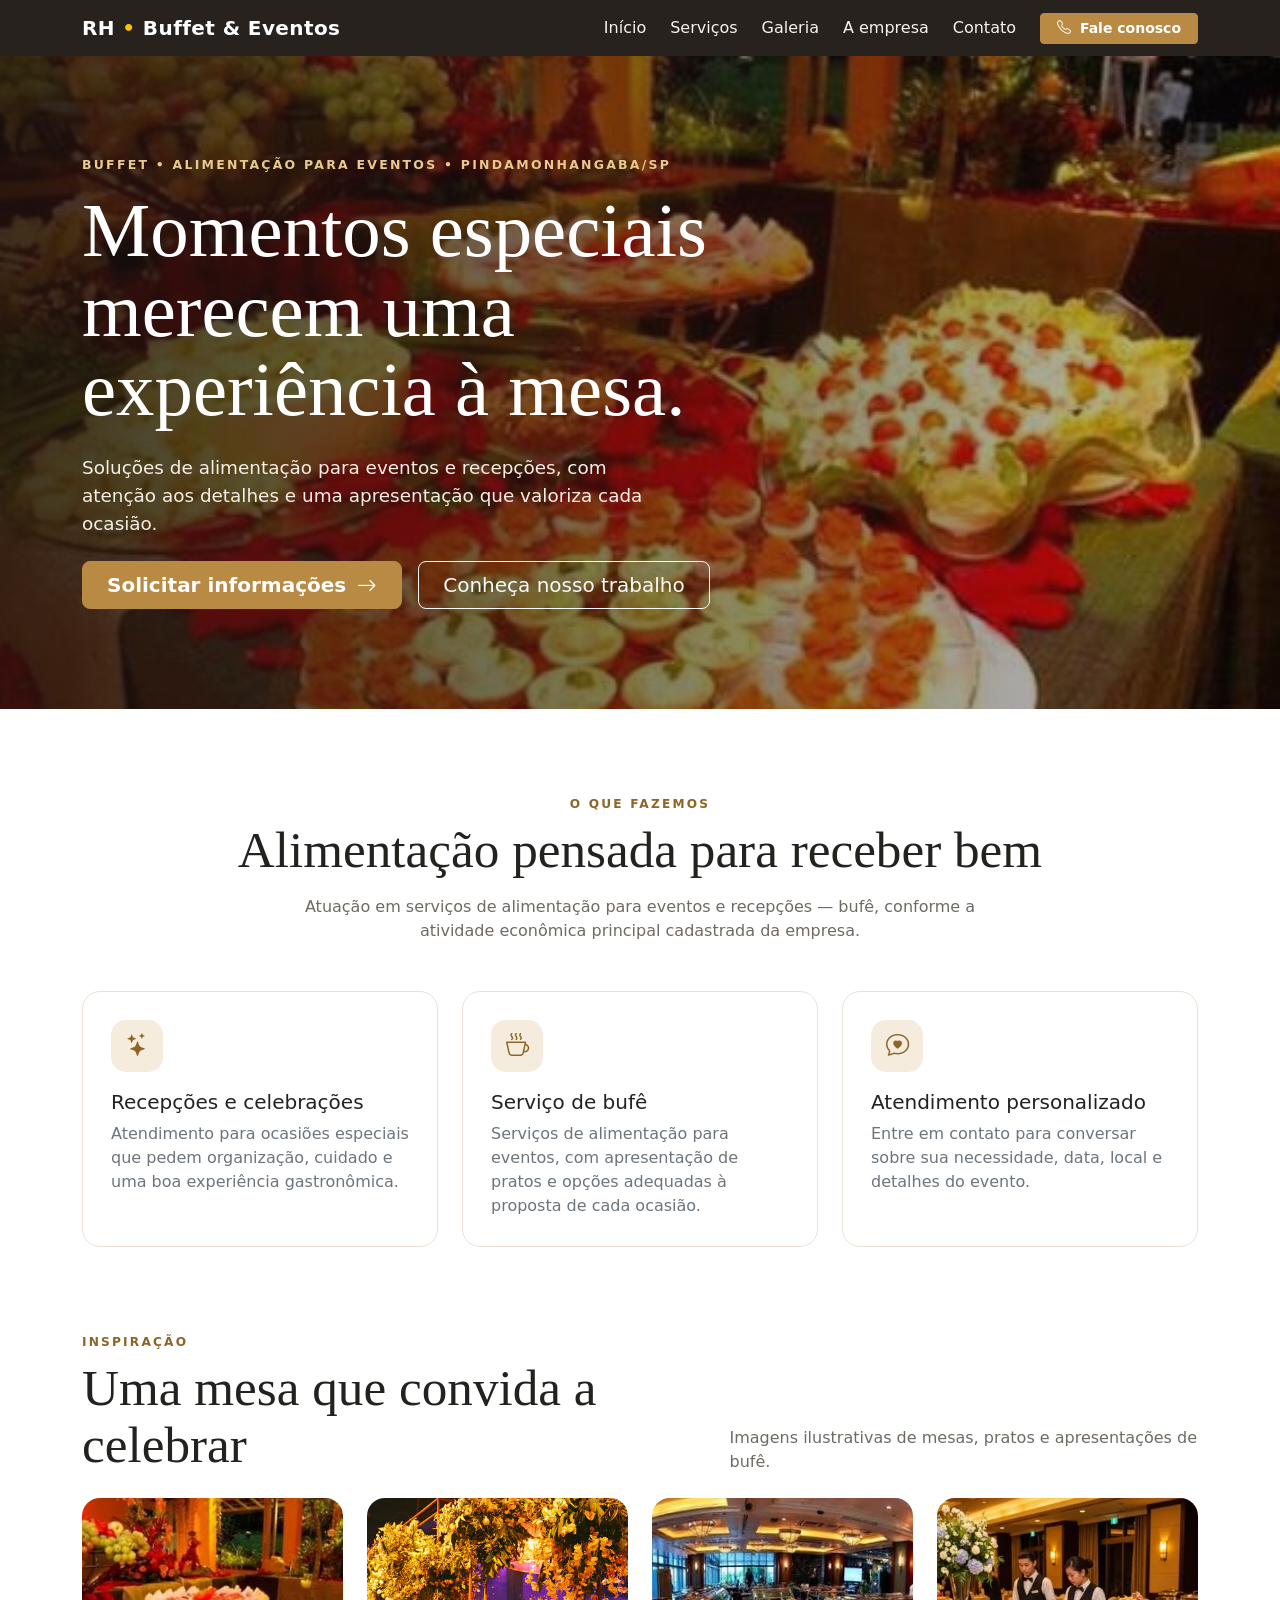
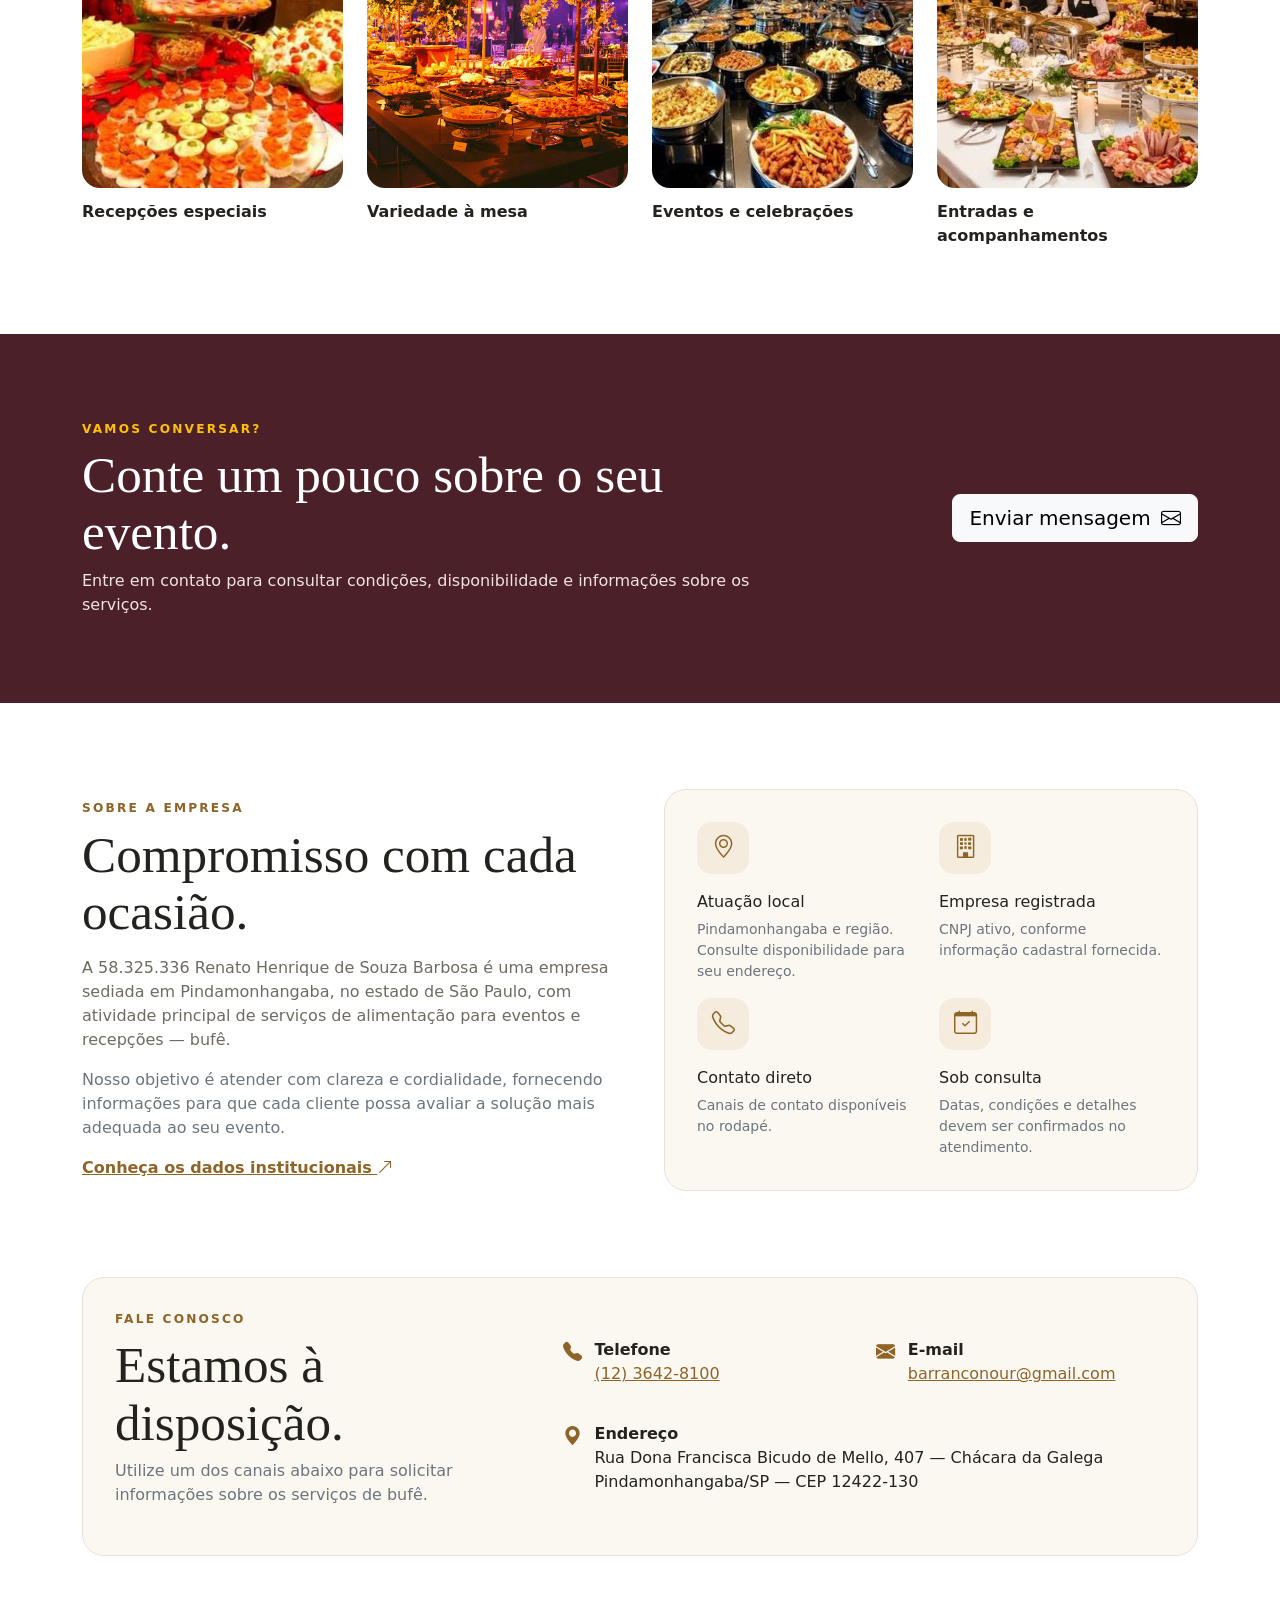
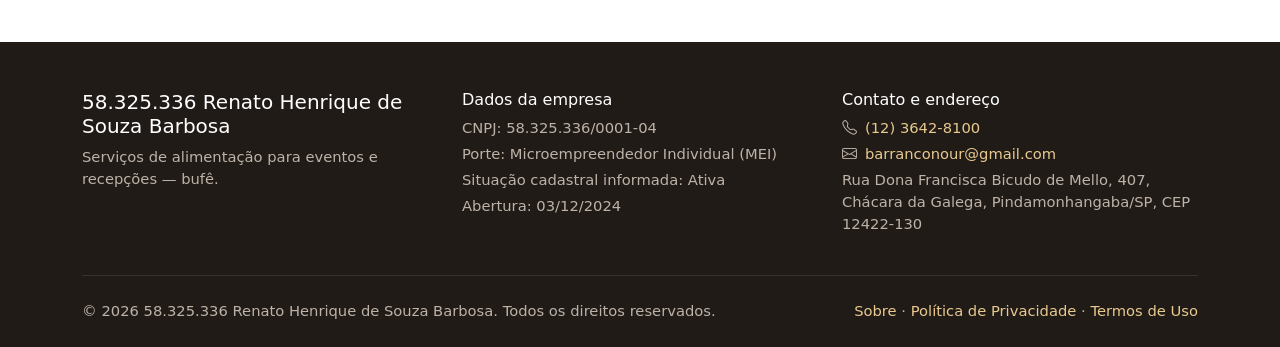
<file: index.html>
<!doctype html>
<html lang="pt-BR">
<head>
  <meta charset="utf-8"><meta name="viewport" content="width=device-width, initial-scale=1">
  <meta name="description" content="Serviços de alimentação para eventos e recepções em Pindamonhangaba, SP. Conheça a 58.325.336 Renato Henrique de Souza Barbosa.">
  <meta name="theme-color" content="#211b18">
  <title>58.325.336 Renato Henrique de Souza Barbosa | Buffet e Eventos</title>
  <link href="https://cdn.jsdelivr.net/npm/bootstrap@5.3.3/dist/css/bootstrap.min.css" rel="stylesheet">
  <link href="https://cdn.jsdelivr.net/npm/bootstrap-icons@1.11.3/font/bootstrap-icons.min.css" rel="stylesheet">
  <link href="style.css" rel="stylesheet">
</head>
<body>
<nav class="navbar navbar-expand-lg navbar-dark sticky-top">
 <div class="container">
  <a class="navbar-brand" href="index.html">RH <span class="text-warning">•</span> Buffet & Eventos</a>
  <button class="navbar-toggler" type="button" data-bs-toggle="collapse" data-bs-target="#navMain" aria-controls="navMain" aria-expanded="false" aria-label="Abrir menu"><span class="navbar-toggler-icon"></span></button>
  <div class="collapse navbar-collapse" id="navMain">
   <ul class="navbar-nav ms-auto align-items-lg-center gap-lg-2">
    <li class="nav-item"><a class="nav-link" href="#inicio">Início</a></li>
    <li class="nav-item"><a class="nav-link" href="#servicos">Serviços</a></li>
    <li class="nav-item"><a class="nav-link" href="#galeria">Galeria</a></li>
    <li class="nav-item"><a class="nav-link" href="#empresa">A empresa</a></li>
    <li class="nav-item"><a class="nav-link" href="#contato">Contato</a></li>
    <li class="nav-item ms-lg-2"><a class="btn btn-gold btn-sm px-3" href="tel:+551236428100"><i class="bi bi-telephone me-1"></i> Fale conosco</a></li>
   </ul>
  </div>
 </div>
</nav>

<header class="hero" id="inicio">
 <div class="container"><div class="hero-content">
  <div class="eyebrow mb-3">Buffet • Alimentação para eventos • Pindamonhangaba/SP</div>
  <h1>Momentos especiais merecem uma experiência à mesa.</h1>
  <p class="my-4">Soluções de alimentação para eventos e recepções, com atenção aos detalhes e uma apresentação que valoriza cada ocasião.</p>
  <div class="d-flex flex-wrap gap-3">
   <a class="btn btn-gold btn-lg px-4" href="#contato">Solicitar informações <i class="bi bi-arrow-right ms-1"></i></a>
   <a class="btn btn-outline-light btn-lg px-4" href="#galeria">Conheça nosso trabalho</a>
  </div>
 </div></div>
</header>

<main>
<section class="section-pad" id="servicos">
 <div class="container">
  <div class="text-center mb-5"><div class="section-kicker mb-2">O que fazemos</div><h2 class="section-title">Alimentação pensada para receber bem</h2><p class="lead-muted mx-auto mt-3">Atuação em serviços de alimentação para eventos e recepções — bufê, conforme a atividade econômica principal cadastrada da empresa.</p></div>
  <div class="row g-4">
   <div class="col-md-4"><article class="feature-card"><div class="feature-icon"><i class="bi bi-stars"></i></div><h3 class="h5">Recepções e celebrações</h3><p class="text-secondary mb-0">Atendimento para ocasiões especiais que pedem organização, cuidado e uma boa experiência gastronômica.</p></article></div>
   <div class="col-md-4"><article class="feature-card"><div class="feature-icon"><i class="bi bi-cup-hot"></i></div><h3 class="h5">Serviço de bufê</h3><p class="text-secondary mb-0">Serviços de alimentação para eventos, com apresentação de pratos e opções adequadas à proposta de cada ocasião.</p></article></div>
   <div class="col-md-4"><article class="feature-card"><div class="feature-icon"><i class="bi bi-chat-heart"></i></div><h3 class="h5">Atendimento personalizado</h3><p class="text-secondary mb-0">Entre em contato para conversar sobre sua necessidade, data, local e detalhes do evento.</p></article></div>
  </div>
 </div>
</section>

<section class="section-pad pt-0" id="galeria">
 <div class="container">
  <div class="d-flex flex-column flex-md-row justify-content-between align-items-md-end gap-3 mb-4">
   <div><div class="section-kicker mb-2">Inspiração</div><h2 class="section-title mb-0">Uma mesa que convida a celebrar</h2></div>
   <p class="lead-muted mb-0">Imagens ilustrativas de mesas, pratos e apresentações de bufê.</p>
  </div>
  <div class="row g-4">
   <div class="col-sm-6 col-lg-3"><img class="gallery-img" src="assets/buffet-recepcao.jpg" alt="Mesa de bufê montada para recepção"><div class="gallery-caption">Recepções especiais</div></div>
   <div class="col-sm-6 col-lg-3"><img class="gallery-img" src="assets/buffet-pratos.jpg" alt="Variedade de pratos servidos em bufê"><div class="gallery-caption">Variedade à mesa</div></div>
   <div class="col-sm-6 col-lg-3"><img class="gallery-img" src="assets/buffet-eventos.jpg" alt="Estrutura de bufê em ambiente de evento"><div class="gallery-caption">Eventos e celebrações</div></div>
   <div class="col-sm-6 col-lg-3"><img class="gallery-img" src="assets/buffet-entradas.jpg" alt="Seleção de entradas e acompanhamentos"><div class="gallery-caption">Entradas e acompanhamentos</div></div>
  </div>
 </div>
</section>

<section class="band section-pad">
 <div class="container"><div class="row align-items-center g-4">
  <div class="col-lg-8"><div class="section-kicker mb-2 text-warning">Vamos conversar?</div><h2 class="section-title">Conte um pouco sobre o seu evento.</h2><p class="mb-0">Entre em contato para consultar condições, disponibilidade e informações sobre os serviços.</p></div>
  <div class="col-lg-4 text-lg-end"><a class="btn btn-light btn-lg" href="mailto:barranconour@gmail.com?subject=Consulta%20sobre%20servi%C3%A7os%20de%20buf%C3%AA">Enviar mensagem <i class="bi bi-envelope ms-1"></i></a></div>
 </div></div>
</section>

<section class="section-pad" id="empresa">
 <div class="container"><div class="row align-items-center g-5">
  <div class="col-lg-6"><div class="section-kicker mb-2">Sobre a empresa</div><h2 class="section-title">Compromisso com cada ocasião.</h2><p class="lead-muted mt-3">A 58.325.336 Renato Henrique de Souza Barbosa é uma empresa sediada em Pindamonhangaba, no estado de São Paulo, com atividade principal de serviços de alimentação para eventos e recepções — bufê.</p><p class="text-secondary">Nosso objetivo é atender com clareza e cordialidade, fornecendo informações para que cada cliente possa avaliar a solução mais adequada ao seu evento.</p><a href="sobre.html" class="fw-semibold">Conheça os dados institucionais <i class="bi bi-arrow-up-right"></i></a></div>
  <div class="col-lg-6"><div class="contact-panel"><div class="row g-3">
   <div class="col-6"><div class="feature-icon"><i class="bi bi-geo-alt"></i></div><h3 class="h6">Atuação local</h3><p class="small text-secondary mb-0">Pindamonhangaba e região. Consulte disponibilidade para seu endereço.</p></div>
   <div class="col-6"><div class="feature-icon"><i class="bi bi-building"></i></div><h3 class="h6">Empresa registrada</h3><p class="small text-secondary mb-0">CNPJ ativo, conforme informação cadastral fornecida.</p></div>
   <div class="col-6"><div class="feature-icon"><i class="bi bi-telephone"></i></div><h3 class="h6">Contato direto</h3><p class="small text-secondary mb-0">Canais de contato disponíveis no rodapé.</p></div>
   <div class="col-6"><div class="feature-icon"><i class="bi bi-calendar-check"></i></div><h3 class="h6">Sob consulta</h3><p class="small text-secondary mb-0">Datas, condições e detalhes devem ser confirmados no atendimento.</p></div>
  </div></div></div>
 </div></div>
</section>

<section class="section-pad pt-0" id="contato">
 <div class="container"><div class="contact-panel">
  <div class="row g-4 align-items-center">
   <div class="col-lg-5"><div class="section-kicker mb-2">Fale conosco</div><h2 class="section-title">Estamos à disposição.</h2><p class="text-secondary">Utilize um dos canais abaixo para solicitar informações sobre os serviços de bufê.</p></div>
   <div class="col-lg-7">
    <div class="row">
     <div class="col-md-6"><div class="contact-item"><i class="bi bi-telephone-fill"></i><div><strong>Telefone</strong><br><a href="tel:+551236428100">(12) 3642-8100</a></div></div></div>
     <div class="col-md-6"><div class="contact-item"><i class="bi bi-envelope-fill"></i><div><strong>E-mail</strong><br><a href="mailto:barranconour@gmail.com">barranconour@gmail.com</a></div></div></div>
     <div class="col-md-12"><div class="contact-item"><i class="bi bi-geo-alt-fill"></i><div><strong>Endereço</strong><br>Rua Dona Francisca Bicudo de Mello, 407 — Chácara da Galega<br>Pindamonhangaba/SP — CEP 12422-130</div></div></div>
    </div>
   </div>
  </div>
 </div></div>
</section>
</main>

<footer>
 <div class="container">
  <div class="row g-4">
   <div class="col-lg-4"><h2 class="h5 text-white">58.325.336 Renato Henrique de Souza Barbosa</h2><p class="footer-muted">Serviços de alimentação para eventos e recepções — bufê.</p></div>
   <div class="col-sm-6 col-lg-4"><h3 class="h6 text-white">Dados da empresa</h3><p class="footer-muted mb-1">CNPJ: 58.325.336/0001-04</p><p class="footer-muted mb-1">Porte: Microempreendedor Individual (MEI)</p><p class="footer-muted mb-1">Situação cadastral informada: Ativa</p><p class="footer-muted mb-0">Abertura: 03/12/2024</p></div>
   <div class="col-sm-6 col-lg-4"><h3 class="h6 text-white">Contato e endereço</h3><p class="footer-muted mb-1"><i class="bi bi-telephone me-2"></i><a href="tel:+551236428100">(12) 3642-8100</a></p><p class="footer-muted mb-1"><i class="bi bi-envelope me-2"></i><a href="mailto:barranconour@gmail.com">barranconour@gmail.com</a></p><p class="footer-muted">Rua Dona Francisca Bicudo de Mello, 407, Chácara da Galega, Pindamonhangaba/SP, CEP 12422-130</p></div>
  </div>
  <hr class="border-secondary my-4">
  <div class="d-flex flex-column flex-md-row justify-content-between gap-2 footer-muted"><span>© <span id="year"></span> 58.325.336 Renato Henrique de Souza Barbosa. Todos os direitos reservados.</span><span><a href="sobre.html">Sobre</a> · <a href="privacidade.html">Política de Privacidade</a> · <a href="termos.html">Termos de Uso</a></span></div>
 </div>
</footer>
<script src="https://cdn.jsdelivr.net/npm/bootstrap@5.3.3/dist/js/bootstrap.bundle.min.js"></script>
<script>document.getElementById('year').textContent=new Date().getFullYear();</script>
</body></html>
</file>
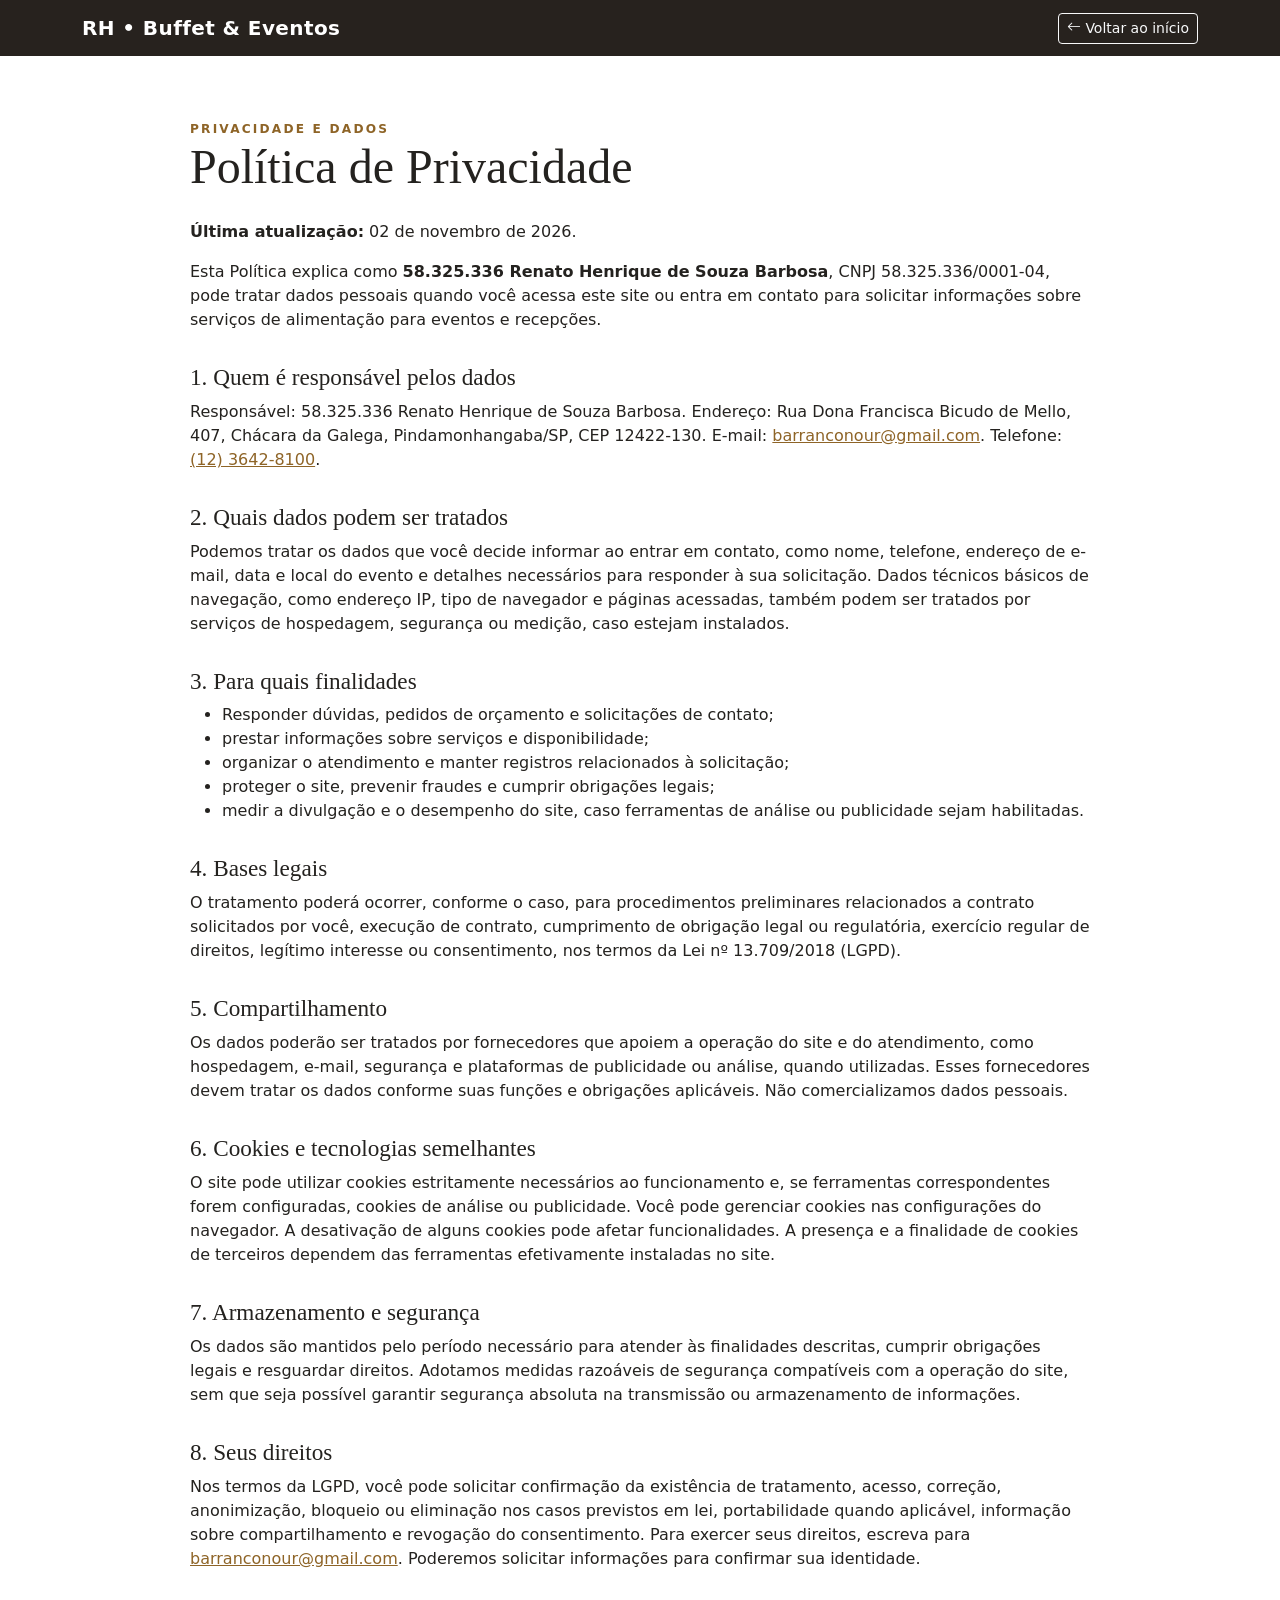
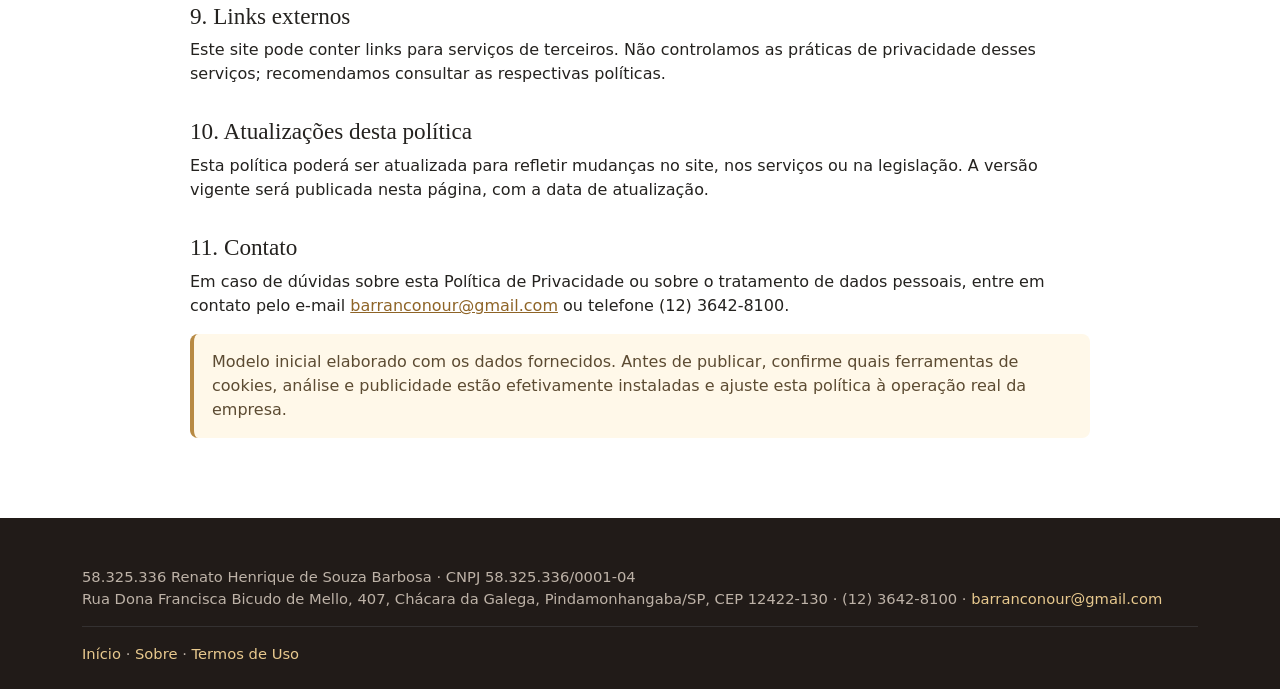
<file: privacidade.html>
<!doctype html>
<html lang="pt-BR"><head><meta charset="utf-8"><meta name="viewport" content="width=device-width, initial-scale=1"><title>Política de Privacidade | 58.325.336 Renato Henrique de Souza Barbosa</title><link href="https://cdn.jsdelivr.net/npm/bootstrap@5.3.3/dist/css/bootstrap.min.css" rel="stylesheet"><link href="https://cdn.jsdelivr.net/npm/bootstrap-icons@1.11.3/font/bootstrap-icons.min.css" rel="stylesheet"><link href="style.css" rel="stylesheet"></head>
<body><nav class="navbar navbar-expand-lg navbar-dark"><div class="container"><a class="navbar-brand" href="index.html">RH • Buffet & Eventos</a><a class="btn btn-outline-light btn-sm" href="index.html"><i class="bi bi-arrow-left me-1"></i>Voltar ao início</a></div></nav>
<main class="container legal-wrap"><div class="section-kicker">Privacidade e dados</div><h1 class="display-5 mb-4">Política de Privacidade</h1><p><strong>Última atualização:</strong> 02 de novembro de 2026.</p><p>Esta Política explica como <strong>58.325.336 Renato Henrique de Souza Barbosa</strong>, CNPJ 58.325.336/0001-04, pode tratar dados pessoais quando você acessa este site ou entra em contato para solicitar informações sobre serviços de alimentação para eventos e recepções.</p>
<h2>1. Quem é responsável pelos dados</h2><p>Responsável: 58.325.336 Renato Henrique de Souza Barbosa. Endereço: Rua Dona Francisca Bicudo de Mello, 407, Chácara da Galega, Pindamonhangaba/SP, CEP 12422-130. E-mail: <a href="mailto:barranconour@gmail.com">barranconour@gmail.com</a>. Telefone: <a href="tel:+551236428100">(12) 3642-8100</a>.</p>
<h2>2. Quais dados podem ser tratados</h2><p>Podemos tratar os dados que você decide informar ao entrar em contato, como nome, telefone, endereço de e-mail, data e local do evento e detalhes necessários para responder à sua solicitação. Dados técnicos básicos de navegação, como endereço IP, tipo de navegador e páginas acessadas, também podem ser tratados por serviços de hospedagem, segurança ou medição, caso estejam instalados.</p>
<h2>3. Para quais finalidades</h2><ul><li>Responder dúvidas, pedidos de orçamento e solicitações de contato;</li><li>prestar informações sobre serviços e disponibilidade;</li><li>organizar o atendimento e manter registros relacionados à solicitação;</li><li>proteger o site, prevenir fraudes e cumprir obrigações legais;</li><li>medir a divulgação e o desempenho do site, caso ferramentas de análise ou publicidade sejam habilitadas.</li></ul>
<h2>4. Bases legais</h2><p>O tratamento poderá ocorrer, conforme o caso, para procedimentos preliminares relacionados a contrato solicitados por você, execução de contrato, cumprimento de obrigação legal ou regulatória, exercício regular de direitos, legítimo interesse ou consentimento, nos termos da Lei nº 13.709/2018 (LGPD).</p>
<h2>5. Compartilhamento</h2><p>Os dados poderão ser tratados por fornecedores que apoiem a operação do site e do atendimento, como hospedagem, e-mail, segurança e plataformas de publicidade ou análise, quando utilizadas. Esses fornecedores devem tratar os dados conforme suas funções e obrigações aplicáveis. Não comercializamos dados pessoais.</p>
<h2>6. Cookies e tecnologias semelhantes</h2><p>O site pode utilizar cookies estritamente necessários ao funcionamento e, se ferramentas correspondentes forem configuradas, cookies de análise ou publicidade. Você pode gerenciar cookies nas configurações do navegador. A desativação de alguns cookies pode afetar funcionalidades. A presença e a finalidade de cookies de terceiros dependem das ferramentas efetivamente instaladas no site.</p>
<h2>7. Armazenamento e segurança</h2><p>Os dados são mantidos pelo período necessário para atender às finalidades descritas, cumprir obrigações legais e resguardar direitos. Adotamos medidas razoáveis de segurança compatíveis com a operação do site, sem que seja possível garantir segurança absoluta na transmissão ou armazenamento de informações.</p>
<h2>8. Seus direitos</h2><p>Nos termos da LGPD, você pode solicitar confirmação da existência de tratamento, acesso, correção, anonimização, bloqueio ou eliminação nos casos previstos em lei, portabilidade quando aplicável, informação sobre compartilhamento e revogação do consentimento. Para exercer seus direitos, escreva para <a href="mailto:barranconour@gmail.com">barranconour@gmail.com</a>. Poderemos solicitar informações para confirmar sua identidade.</p>
<h2>9. Links externos</h2><p>Este site pode conter links para serviços de terceiros. Não controlamos as práticas de privacidade desses serviços; recomendamos consultar as respectivas políticas.</p>
<h2>10. Atualizações desta política</h2><p>Esta política poderá ser atualizada para refletir mudanças no site, nos serviços ou na legislação. A versão vigente será publicada nesta página, com a data de atualização.</p>
<h2>11. Contato</h2><p>Em caso de dúvidas sobre esta Política de Privacidade ou sobre o tratamento de dados pessoais, entre em contato pelo e-mail <a href="mailto:barranconour@gmail.com">barranconour@gmail.com</a> ou telefone (12) 3642-8100.</p><p class="notice">Modelo inicial elaborado com os dados fornecidos. Antes de publicar, confirme quais ferramentas de cookies, análise e publicidade estão efetivamente instaladas e ajuste esta política à operação real da empresa.</p></main>
<footer><div class="container"><div class="footer-muted">58.325.336 Renato Henrique de Souza Barbosa · CNPJ 58.325.336/0001-04<br>Rua Dona Francisca Bicudo de Mello, 407, Chácara da Galega, Pindamonhangaba/SP, CEP 12422-130 · (12) 3642-8100 · <a href="mailto:barranconour@gmail.com">barranconour@gmail.com</a><hr class="border-secondary"><a href="index.html">Início</a> · <a href="sobre.html">Sobre</a> · <a href="termos.html">Termos de Uso</a></div></div></footer></body></html>
</file>
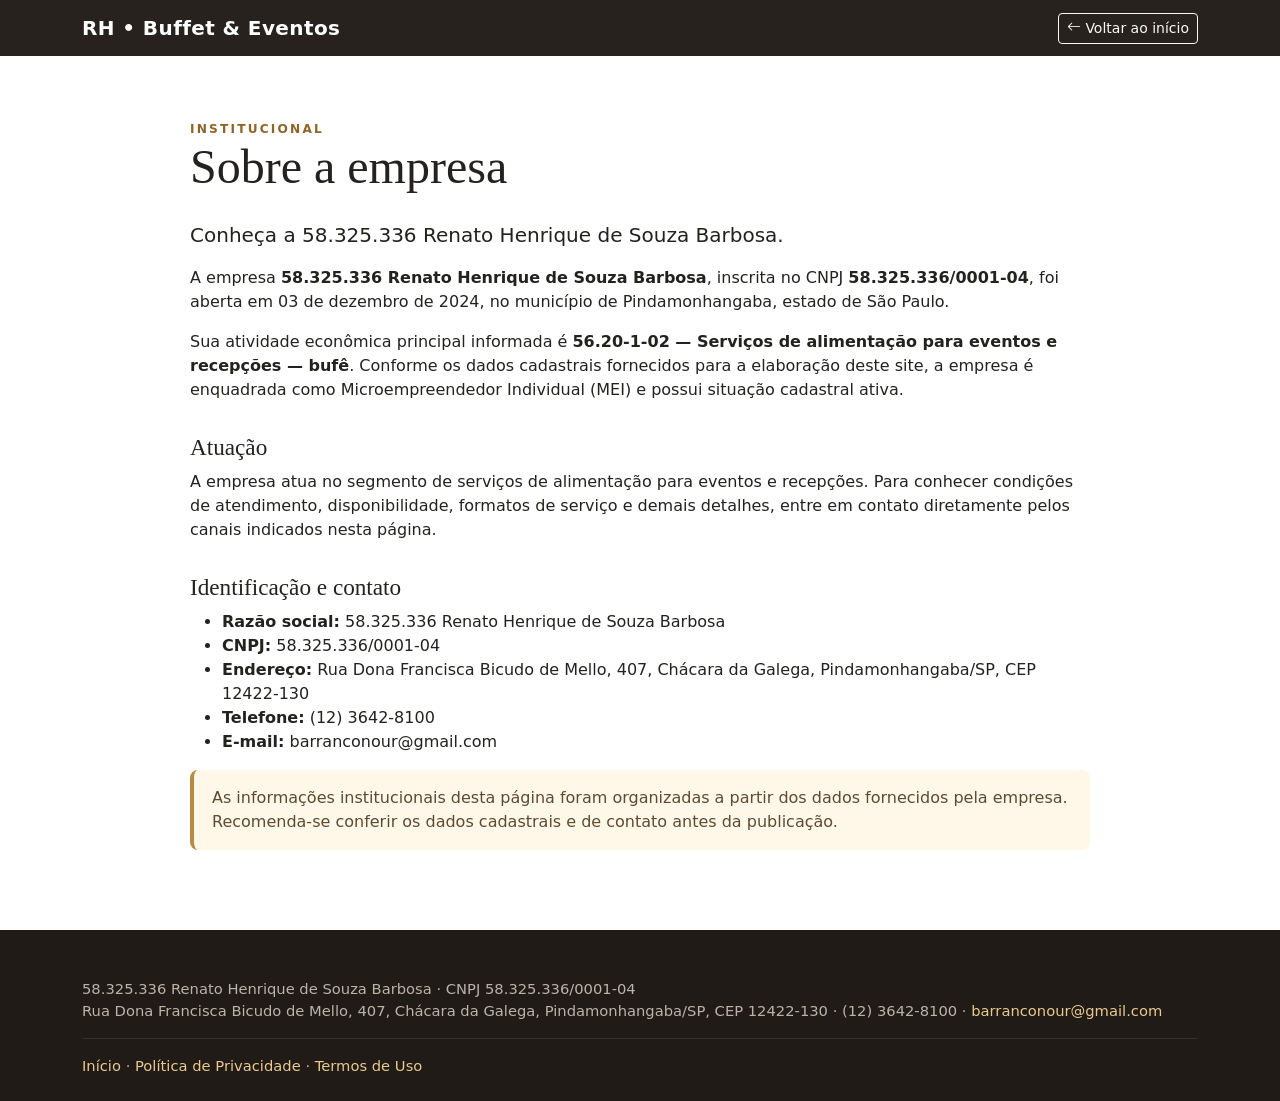
<file: sobre.html>
<!doctype html>
<html lang="pt-BR"><head><meta charset="utf-8"><meta name="viewport" content="width=device-width, initial-scale=1"><title>Sobre | 58.325.336 Renato Henrique de Souza Barbosa</title><link href="https://cdn.jsdelivr.net/npm/bootstrap@5.3.3/dist/css/bootstrap.min.css" rel="stylesheet"><link href="https://cdn.jsdelivr.net/npm/bootstrap-icons@1.11.3/font/bootstrap-icons.min.css" rel="stylesheet"><link href="style.css" rel="stylesheet"></head>
<body><nav class="navbar navbar-expand-lg navbar-dark"><div class="container"><a class="navbar-brand" href="index.html">RH • Buffet & Eventos</a><a class="btn btn-outline-light btn-sm" href="index.html"><i class="bi bi-arrow-left me-1"></i>Voltar ao início</a></div></nav>
<main class="container legal-wrap"><div class="section-kicker">Institucional</div><h1 class="display-5 mb-4">Sobre a empresa</h1><p class="lead">Conheça a 58.325.336 Renato Henrique de Souza Barbosa.</p><p>A empresa <strong>58.325.336 Renato Henrique de Souza Barbosa</strong>, inscrita no CNPJ <strong>58.325.336/0001-04</strong>, foi aberta em 03 de dezembro de 2024, no município de Pindamonhangaba, estado de São Paulo.</p><p>Sua atividade econômica principal informada é <strong>56.20-1-02 — Serviços de alimentação para eventos e recepções — bufê</strong>. Conforme os dados cadastrais fornecidos para a elaboração deste site, a empresa é enquadrada como Microempreendedor Individual (MEI) e possui situação cadastral ativa.</p><h2>Atuação</h2><p>A empresa atua no segmento de serviços de alimentação para eventos e recepções. Para conhecer condições de atendimento, disponibilidade, formatos de serviço e demais detalhes, entre em contato diretamente pelos canais indicados nesta página.</p><h2>Identificação e contato</h2><ul><li><strong>Razão social:</strong> 58.325.336 Renato Henrique de Souza Barbosa</li><li><strong>CNPJ:</strong> 58.325.336/0001-04</li><li><strong>Endereço:</strong> Rua Dona Francisca Bicudo de Mello, 407, Chácara da Galega, Pindamonhangaba/SP, CEP 12422-130</li><li><strong>Telefone:</strong> (12) 3642-8100</li><li><strong>E-mail:</strong> barranconour@gmail.com</li></ul><p class="notice">As informações institucionais desta página foram organizadas a partir dos dados fornecidos pela empresa. Recomenda-se conferir os dados cadastrais e de contato antes da publicação.</p></main>
<footer><div class="container"><div class="footer-muted">58.325.336 Renato Henrique de Souza Barbosa · CNPJ 58.325.336/0001-04<br>Rua Dona Francisca Bicudo de Mello, 407, Chácara da Galega, Pindamonhangaba/SP, CEP 12422-130 · (12) 3642-8100 · <a href="mailto:barranconour@gmail.com">barranconour@gmail.com</a><hr class="border-secondary"><a href="index.html">Início</a> · <a href="privacidade.html">Política de Privacidade</a> · <a href="termos.html">Termos de Uso</a></div></div></footer></body></html>
</file>
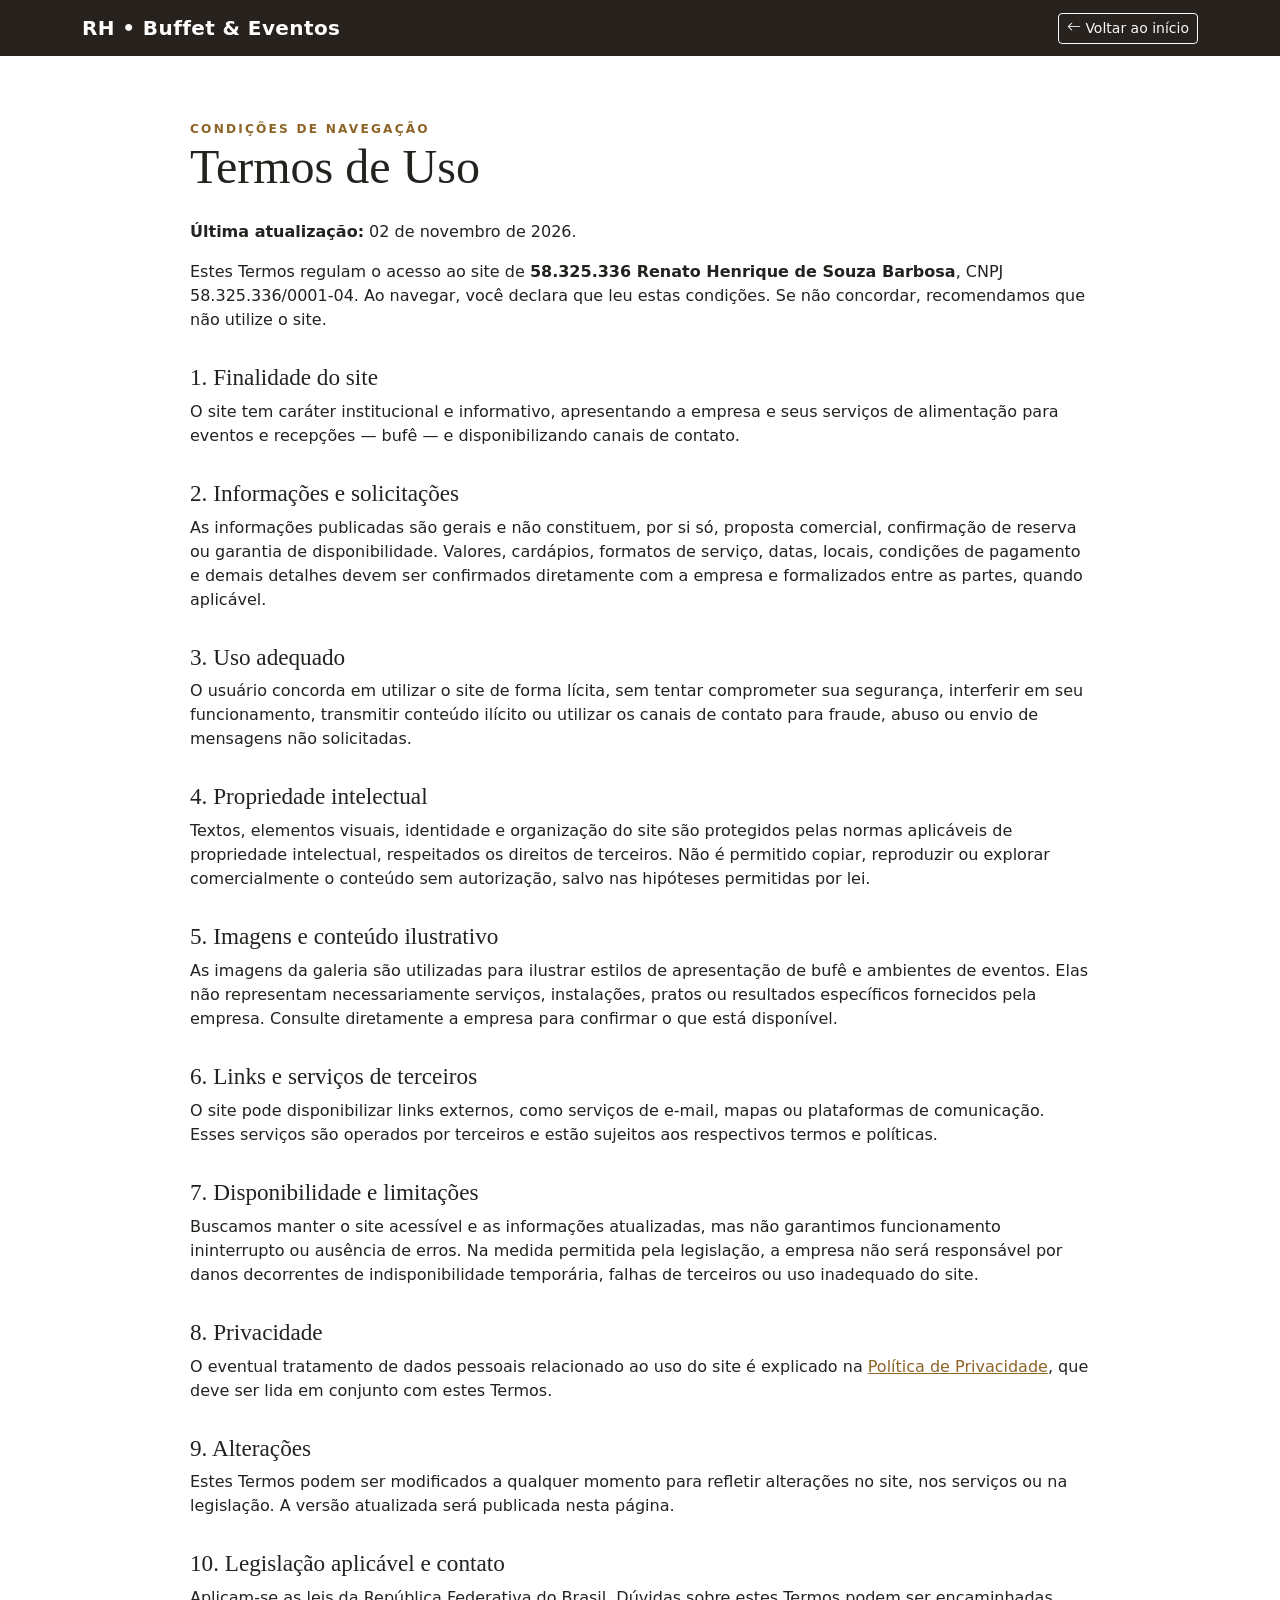
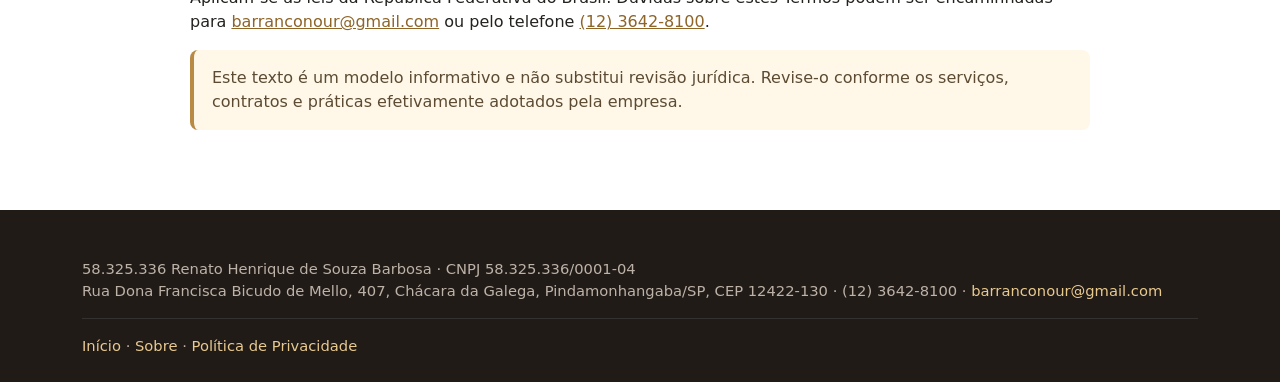
<file: termos.html>
<!doctype html>
<html lang="pt-BR"><head><meta charset="utf-8"><meta name="viewport" content="width=device-width, initial-scale=1"><title>Termos de Uso | 58.325.336 Renato Henrique de Souza Barbosa</title><link href="https://cdn.jsdelivr.net/npm/bootstrap@5.3.3/dist/css/bootstrap.min.css" rel="stylesheet"><link href="https://cdn.jsdelivr.net/npm/bootstrap-icons@1.11.3/font/bootstrap-icons.min.css" rel="stylesheet"><link href="style.css" rel="stylesheet"></head>
<body><nav class="navbar navbar-expand-lg navbar-dark"><div class="container"><a class="navbar-brand" href="index.html">RH • Buffet & Eventos</a><a class="btn btn-outline-light btn-sm" href="index.html"><i class="bi bi-arrow-left me-1"></i>Voltar ao início</a></div></nav>
<main class="container legal-wrap"><div class="section-kicker">Condições de navegação</div><h1 class="display-5 mb-4">Termos de Uso</h1><p><strong>Última atualização:</strong> 02 de novembro de 2026.</p><p>Estes Termos regulam o acesso ao site de <strong>58.325.336 Renato Henrique de Souza Barbosa</strong>, CNPJ 58.325.336/0001-04. Ao navegar, você declara que leu estas condições. Se não concordar, recomendamos que não utilize o site.</p>
<h2>1. Finalidade do site</h2><p>O site tem caráter institucional e informativo, apresentando a empresa e seus serviços de alimentação para eventos e recepções — bufê — e disponibilizando canais de contato.</p>
<h2>2. Informações e solicitações</h2><p>As informações publicadas são gerais e não constituem, por si só, proposta comercial, confirmação de reserva ou garantia de disponibilidade. Valores, cardápios, formatos de serviço, datas, locais, condições de pagamento e demais detalhes devem ser confirmados diretamente com a empresa e formalizados entre as partes, quando aplicável.</p>
<h2>3. Uso adequado</h2><p>O usuário concorda em utilizar o site de forma lícita, sem tentar comprometer sua segurança, interferir em seu funcionamento, transmitir conteúdo ilícito ou utilizar os canais de contato para fraude, abuso ou envio de mensagens não solicitadas.</p>
<h2>4. Propriedade intelectual</h2><p>Textos, elementos visuais, identidade e organização do site são protegidos pelas normas aplicáveis de propriedade intelectual, respeitados os direitos de terceiros. Não é permitido copiar, reproduzir ou explorar comercialmente o conteúdo sem autorização, salvo nas hipóteses permitidas por lei.</p>
<h2>5. Imagens e conteúdo ilustrativo</h2><p>As imagens da galeria são utilizadas para ilustrar estilos de apresentação de bufê e ambientes de eventos. Elas não representam necessariamente serviços, instalações, pratos ou resultados específicos fornecidos pela empresa. Consulte diretamente a empresa para confirmar o que está disponível.</p>
<h2>6. Links e serviços de terceiros</h2><p>O site pode disponibilizar links externos, como serviços de e-mail, mapas ou plataformas de comunicação. Esses serviços são operados por terceiros e estão sujeitos aos respectivos termos e políticas.</p>
<h2>7. Disponibilidade e limitações</h2><p>Buscamos manter o site acessível e as informações atualizadas, mas não garantimos funcionamento ininterrupto ou ausência de erros. Na medida permitida pela legislação, a empresa não será responsável por danos decorrentes de indisponibilidade temporária, falhas de terceiros ou uso inadequado do site.</p>
<h2>8. Privacidade</h2><p>O eventual tratamento de dados pessoais relacionado ao uso do site é explicado na <a href="privacidade.html">Política de Privacidade</a>, que deve ser lida em conjunto com estes Termos.</p>
<h2>9. Alterações</h2><p>Estes Termos podem ser modificados a qualquer momento para refletir alterações no site, nos serviços ou na legislação. A versão atualizada será publicada nesta página.</p>
<h2>10. Legislação aplicável e contato</h2><p>Aplicam-se as leis da República Federativa do Brasil. Dúvidas sobre estes Termos podem ser encaminhadas para <a href="mailto:barranconour@gmail.com">barranconour@gmail.com</a> ou pelo telefone <a href="tel:+551236428100">(12) 3642-8100</a>.</p>
<p class="notice">Este texto é um modelo informativo e não substitui revisão jurídica. Revise-o conforme os serviços, contratos e práticas efetivamente adotados pela empresa.</p></main>
<footer><div class="container"><div class="footer-muted">58.325.336 Renato Henrique de Souza Barbosa · CNPJ 58.325.336/0001-04<br>Rua Dona Francisca Bicudo de Mello, 407, Chácara da Galega, Pindamonhangaba/SP, CEP 12422-130 · (12) 3642-8100 · <a href="mailto:barranconour@gmail.com">barranconour@gmail.com</a><hr class="border-secondary"><a href="index.html">Início</a> · <a href="sobre.html">Sobre</a> · <a href="privacidade.html">Política de Privacidade</a></div></div></footer></body></html>
</file>
<file: style.css>
:root{
  --ink:#24221f; --muted:#6f6a63; --cream:#fbf8f2; --gold:#b88a43;
  --gold-dark:#8e6427; --wine:#4b2028; --line:#e9e1d5;
}
*{box-sizing:border-box}
html{scroll-behavior:smooth}
body{font-family:system-ui,-apple-system,"Segoe UI",sans-serif;color:var(--ink);background:#fff}
a{color:var(--gold-dark)}
.navbar{background:rgba(31,25,21,.96)!important}
.navbar-brand{font-weight:750;letter-spacing:.02em;color:#fff!important}
.nav-link{color:#f8f3eb!important}
.nav-link:hover{color:#e8c98e!important}
.hero{
 min-height:650px;display:flex;align-items:center;color:#fff;position:relative;
 background:linear-gradient(90deg,rgba(24,17,14,.83),rgba(24,17,14,.25)),
 url("assets/buffet-recepcao.jpg") center/cover no-repeat;
}
.hero-content{max-width:690px;padding:100px 0}
.eyebrow{text-transform:uppercase;letter-spacing:.18em;font-size:.78rem;color:#e8c98e;font-weight:700}
.hero h1{font-family:Georgia,serif;font-size:clamp(2.7rem,6vw,5rem);line-height:1.04}
.hero p{font-size:1.15rem;color:#f5eee5;max-width:570px}
.btn-gold{background:var(--gold);border-color:var(--gold);color:#fff;font-weight:650}
.btn-gold:hover{background:var(--gold-dark);border-color:var(--gold-dark);color:#fff}
.btn-outline-light:hover{color:#222}
.section-pad{padding:86px 0}
.section-kicker{color:var(--gold-dark);font-size:.76rem;letter-spacing:.18em;text-transform:uppercase;font-weight:800}
.section-title{font-family:Georgia,serif;font-size:clamp(2rem,4vw,3.2rem);line-height:1.12}
.lead-muted{color:var(--muted);max-width:720px}
.feature-card{height:100%;padding:28px;border:1px solid var(--line);border-radius:18px;background:#fff;transition:.2s}
.feature-card:hover{transform:translateY(-4px);box-shadow:0 14px 35px #3d2d1712}
.feature-icon{width:52px;height:52px;border-radius:15px;background:#f5ecdd;color:var(--gold-dark);display:grid;place-items:center;font-size:1.45rem;margin-bottom:18px}
.gallery-img{width:100%;height:290px;object-fit:cover;border-radius:18px}
.gallery-caption{font-weight:650;margin-top:12px}
.band{background:var(--wine);color:#fff}
.band p{color:#f0e4df}
.contact-panel{background:var(--cream);border:1px solid var(--line);border-radius:22px;padding:32px}
.contact-item{display:flex;gap:13px;align-items:flex-start;margin:18px 0}
.contact-item i{color:var(--gold-dark);font-size:1.2rem}
footer{background:#211b18;color:#eee5dc;padding:48px 0 24px}
footer a{color:#e8c98e;text-decoration:none}
footer a:hover{text-decoration:underline;color:#fff}
.footer-muted{color:#bdb2a7;font-size:.92rem}
.legal-wrap{padding:64px 0;max-width:900px}
.legal-wrap h1,.legal-wrap h2{font-family:Georgia,serif}
.legal-wrap h2{font-size:1.45rem;margin-top:2rem}
.notice{background:#fff8e9;border-left:4px solid var(--gold);padding:16px 18px;border-radius:8px;color:#5c4b32}
@media(max-width:767px){.hero{min-height:590px}.hero-content{padding:85px 0}.section-pad{padding:62px 0}.gallery-img{height:230px}}
</file>
